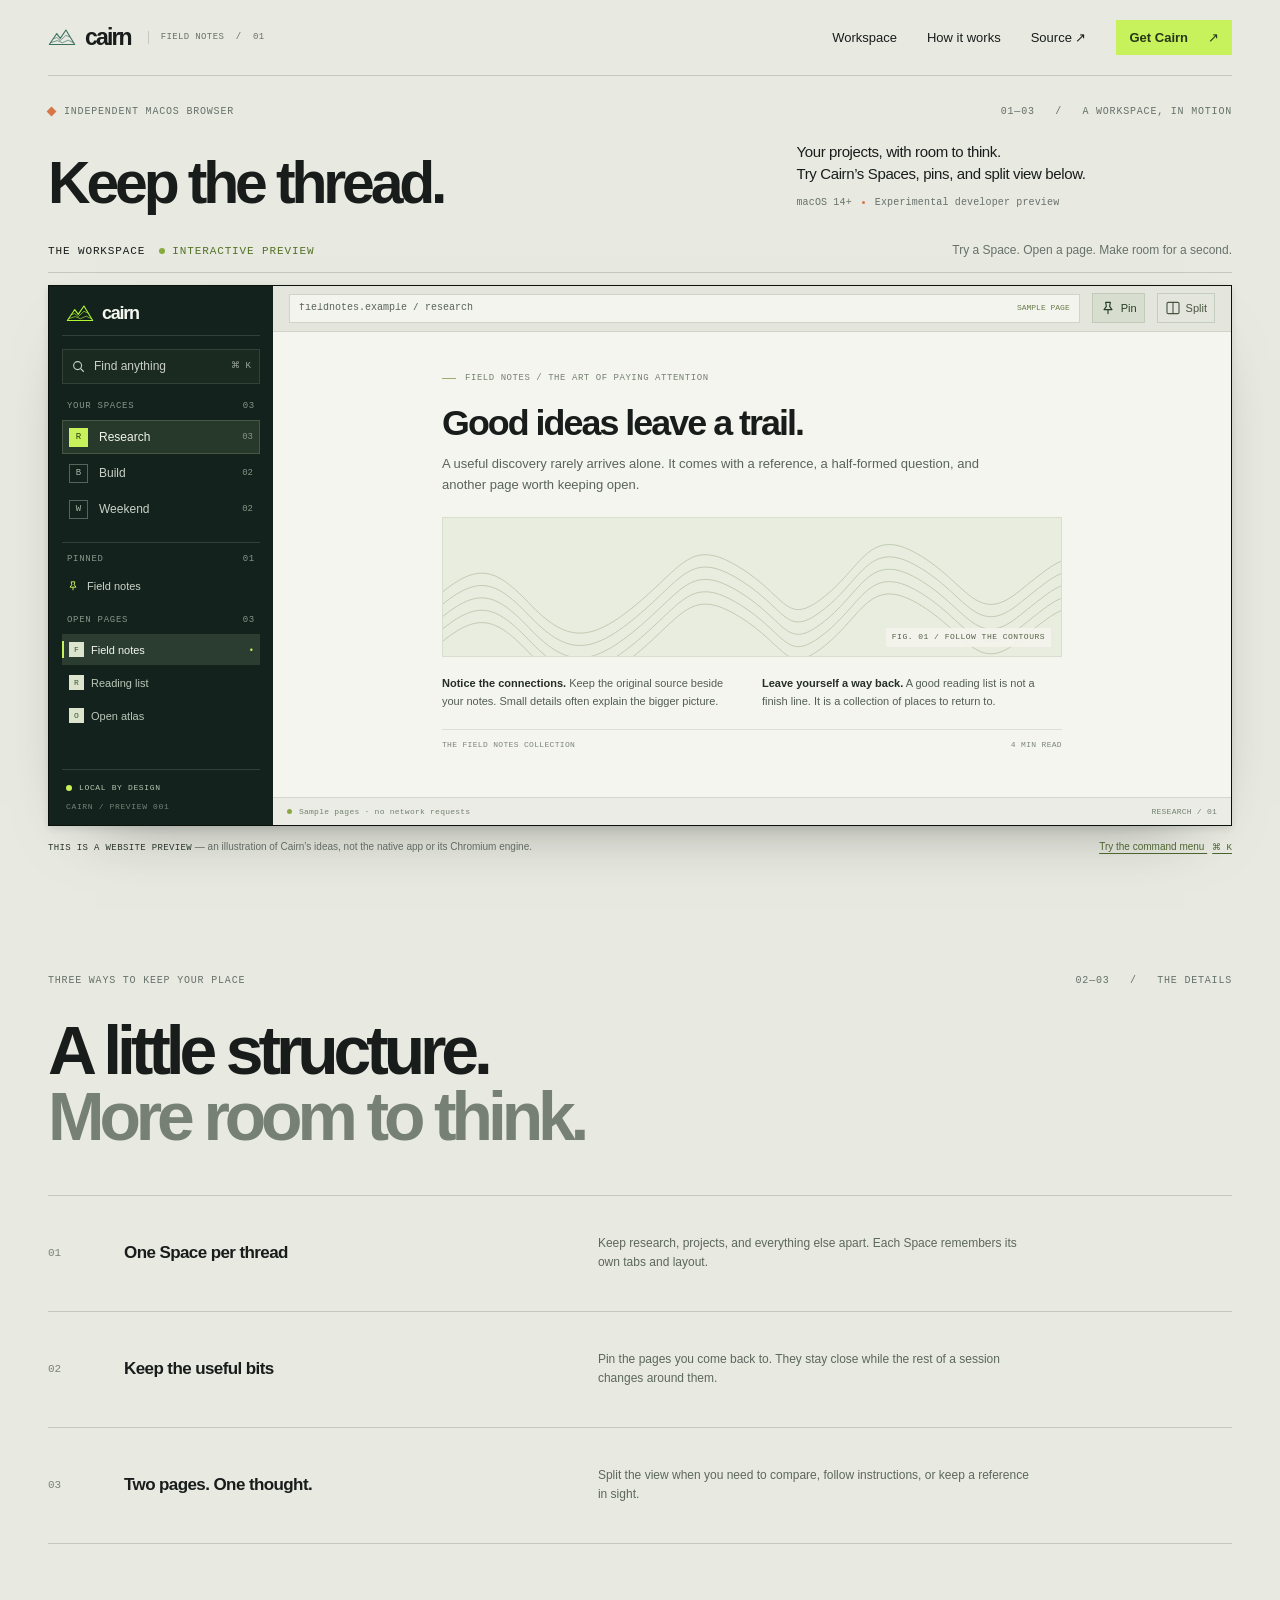
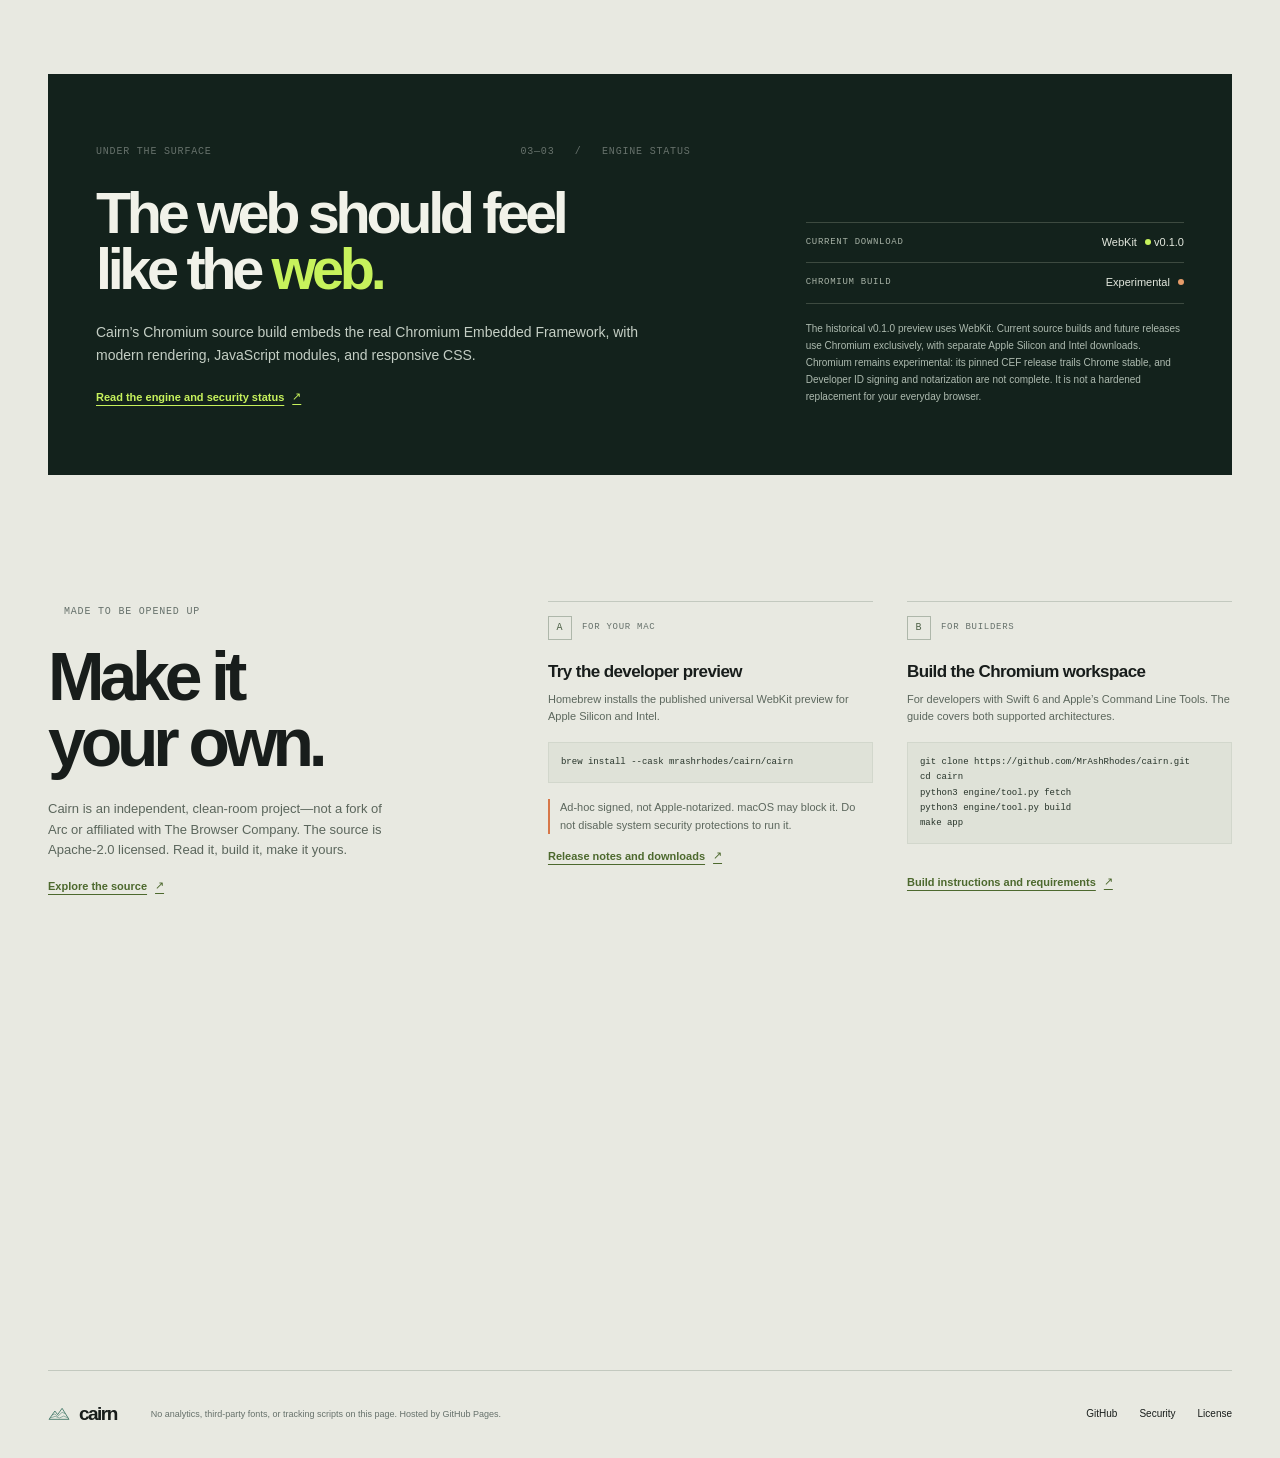
<file: site/index.html>
<!doctype html>
<html lang="en">
<head>
  <meta charset="utf-8">
  <meta name="viewport" content="width=device-width, initial-scale=1">
  <meta name="description" content="Cairn is an independent, open-source macOS browser for keeping your tabs, Spaces, and ideas together. No Cairn account or telemetry.">
  <meta name="theme-color" content="#e8e9e1">
  <meta property="og:title" content="Cairn — keep the thread">
  <meta property="og:description" content="A macOS browser workspace for the way your projects unfold.">
  <meta property="og:image" content="https://mrashrhodes.github.io/cairn/assets/cairn-home.png">
  <meta property="og:type" content="website">
  <link rel="canonical" href="https://mrashrhodes.github.io/cairn/">
  <link rel="icon" href="assets/mark.svg" type="image/svg+xml">
  <link rel="stylesheet" href="style.css">
  <script src="app.js" defer></script>
  <title>Cairn — keep the thread</title>
</head>
<body>
  <a class="skip" href="#main">Skip to content</a>
  <header class="masthead">
    <a class="brand" href="./" aria-label="Cairn home">
      <img src="assets/mark.svg" width="28" height="22" alt="">
      <span>cairn</span>
      <span class="brand-edition">FIELD NOTES&nbsp; / &nbsp;01</span>
    </a>
    <nav aria-label="Main navigation">
      <a href="#workspace">Workspace</a>
      <a href="#details">How it works</a>
      <a href="https://github.com/MrAshRhodes/cairn">Source <span aria-hidden="true">↗</span></a>
      <a class="nav-download" href="#download">Get Cairn <span aria-hidden="true">↗</span></a>
    </nav>
  </header>

  <main id="main">
    <section class="intro" aria-labelledby="intro-title">
      <div class="intro-index">
        <span class="eyebrow"><span class="status-mark" aria-hidden="true"></span> INDEPENDENT MACOS BROWSER</span>
        <span class="index-code">01—03 &nbsp; / &nbsp; A WORKSPACE, IN MOTION</span>
      </div>
      <div class="intro-copy">
        <h1 id="intro-title">Keep the thread.</h1>
        <div class="intro-aside">
          <p>Your projects, with room to think.<br>Try Cairn’s Spaces, pins, and split view below.</p>
          <span class="compatibility">macOS 14+ <i aria-hidden="true"></i> Experimental developer preview</span>
        </div>
      </div>
    </section>

    <section id="workspace" class="workspace-section" aria-labelledby="workspace-label">
      <div class="demo-heading">
        <h2 id="workspace-label"><span>THE WORKSPACE</span><span class="demo-live"><i aria-hidden="true"></i> INTERACTIVE PREVIEW</span></h2>
        <p>Try a Space. Open a page. Make room for a second.</p>
      </div>

      <div class="workbench" aria-label="Interactive example of the Cairn browser workspace">
        <aside class="sidebar" aria-label="Example workspace navigation">
          <div class="sidebar-top">
            <a class="mini-brand" href="#workspace" aria-label="Cairn workspace preview">
              <img src="assets/mark.svg" width="22" height="18" alt="">
              <span>cairn</span>
            </a>
          </div>

          <button class="search-trigger" type="button" data-command-open aria-haspopup="dialog" aria-controls="command-dialog">
            <svg viewBox="0 0 20 20" aria-hidden="true"><circle cx="8.8" cy="8.8" r="5.3"></circle><path d="m13 13 4 4"></path></svg>
            <span>Find anything</span><kbd>⌘ K</kbd>
          </button>

          <div class="sidebar-group">
            <p class="sidebar-label">YOUR SPACES <span>03</span></p>
            <div class="space-list" role="group" aria-label="Choose a sample Space">
              <button class="space-button is-active" type="button" data-space="research" aria-pressed="true">
                <span class="space-symbol research-symbol" aria-hidden="true">R</span><span>Research</span><span class="space-count" data-space-count="research">03</span>
              </button>
              <button class="space-button" type="button" data-space="build" aria-pressed="false">
                <span class="space-symbol build-symbol" aria-hidden="true">B</span><span>Build</span><span class="space-count" data-space-count="build">02</span>
              </button>
              <button class="space-button" type="button" data-space="weekend" aria-pressed="false">
                <span class="space-symbol weekend-symbol" aria-hidden="true">W</span><span>Weekend</span><span class="space-count" data-space-count="weekend">02</span>
              </button>
            </div>
          </div>

          <div class="sidebar-group pinned-group">
            <p class="sidebar-label">PINNED <span class="pin-count" id="pin-count">01</span></p>
            <div class="pinned-list" id="pinned-list" aria-live="polite"></div>
          </div>

          <div class="sidebar-group tabs-group">
            <p class="sidebar-label">OPEN PAGES <span id="page-count">03</span></p>
            <div class="tab-strip" role="tablist" aria-orientation="vertical" aria-label="Pages in the selected Space" id="tab-list"></div>
          </div>

          <div class="sidebar-bottom">
            <span class="local-mark"><i aria-hidden="true"></i> LOCAL BY DESIGN</span>
            <span class="sidebar-version">CAIRN / PREVIEW 001</span>
          </div>
        </aside>

        <div class="browser-area">
          <div class="browser-toolbar">
            <div class="address-bar" aria-label="Example address bar">
              <span id="address-text">fieldnotes.example / research</span>
              <span class="address-status">SAMPLE PAGE</span>
            </div>
            <button class="toolbar-button pin-button" type="button" data-pin aria-pressed="true" aria-label="Unpin this page">
              <svg viewBox="0 0 20 20" aria-hidden="true"><path d="m7 3 6 0-1 5 3 4H5l3-4-1-5ZM10 12v5"></path></svg>
              <span>Pin</span>
            </button>
            <button class="toolbar-button split-button" type="button" data-split aria-pressed="false" aria-label="Open split view">
              <svg viewBox="0 0 20 20" aria-hidden="true"><rect x="2.5" y="3" width="15" height="14" rx="1.5"></rect><path d="M10 3v14"></path></svg>
              <span>Split</span>
            </button>
          </div>

          <div class="page-workspace" id="page-workspace">
            <article class="sample-page" id="sample-page" role="tabpanel" tabindex="0" aria-label="Sample webpage">
              <div class="page-content" id="page-content"></div>
            </article>
            <aside class="split-pane" id="split-pane" hidden aria-label="Second sample page"></aside>
          </div>

          <div class="browser-statusbar">
            <span><i aria-hidden="true"></i> Sample pages · no network requests</span>
            <span id="space-status">RESEARCH / 01</span>
          </div>
        </div>
      </div>

      <div class="preview-caption">
        <span><b>THIS IS A WEBSITE PREVIEW</b> — an illustration of Cairn’s ideas, not the native app or its Chromium engine.</span>
        <button class="text-action" type="button" data-command-open>Try the command menu <span aria-hidden="true">⌘ K</span></button>
      </div>
      <p class="visually-hidden" id="workspace-status" role="status"></p>
      <noscript>
        <style>.workbench, .preview-caption .text-action { display: none; }</style>
        <p class="preview-caption">JavaScript is needed for the interactive preview. Cairn’s details and download links below work without it.</p>
      </noscript>
    </section>

    <section id="details" class="details-section" aria-labelledby="details-title">
      <div class="section-rail">
        <span class="eyebrow">THREE WAYS TO KEEP YOUR PLACE</span>
        <span class="index-code">02—03 &nbsp; / &nbsp; THE DETAILS</span>
      </div>
      <h2 id="details-title">A little structure.<br><span>More room to think.</span></h2>
      <div class="detail-list">
        <article class="detail-row">
          <span class="detail-number">01</span>
          <h3>One Space per thread</h3>
          <p>Keep research, projects, and everything else apart. Each Space remembers its own tabs and layout.</p>
          <span class="detail-glyph glyph-stack" aria-hidden="true"><i></i><i></i><i></i></span>
        </article>
        <article class="detail-row">
          <span class="detail-number">02</span>
          <h3>Keep the useful bits</h3>
          <p>Pin the pages you come back to. They stay close while the rest of a session changes around them.</p>
          <span class="detail-glyph glyph-pin" aria-hidden="true"><i></i></span>
        </article>
        <article class="detail-row">
          <span class="detail-number">03</span>
          <h3>Two pages. One thought.</h3>
          <p>Split the view when you need to compare, follow instructions, or keep a reference in sight.</p>
          <span class="detail-glyph glyph-split" aria-hidden="true"><i></i><i></i></span>
        </article>
      </div>
    </section>

    <section class="engine-section" aria-labelledby="engine-title">
      <div class="engine-copy">
        <div class="section-rail">
          <span class="eyebrow">UNDER THE SURFACE</span>
          <span class="index-code">03—03 &nbsp; / &nbsp; ENGINE STATUS</span>
        </div>
        <h2 id="engine-title">The web should feel<br>like the <span>web.</span></h2>
        <p>Cairn’s Chromium source build embeds the real Chromium Embedded Framework, with modern rendering, JavaScript modules, and responsive CSS.</p>
        <a class="text-link" href="https://github.com/MrAshRhodes/cairn/blob/main/docs/UPDATING_CHROMIUM.md">Read the engine and security status <span aria-hidden="true">↗</span></a>
      </div>
      <aside class="engine-status">
        <div class="status-line"><span class="status-label">CURRENT DOWNLOAD</span><span>WebKit <i class="status-bullet"></i> v0.1.0</span></div>
        <div class="status-line"><span class="status-label">CHROMIUM BUILD</span><span>Experimental <i class="status-bullet status-bullet-warn"></i></span></div>
        <p>The historical v0.1.0 preview uses WebKit. Current source builds and future releases use Chromium exclusively, with separate Apple Silicon and Intel downloads. Chromium remains experimental: its pinned CEF release trails Chrome stable, and Developer ID signing and notarization are not complete. It is not a hardened replacement for your everyday browser.</p>
      </aside>
    </section>

    <section id="download" class="download-section" aria-labelledby="download-title">
      <div class="download-intro">
        <span class="eyebrow"><span class="status-mark" aria-hidden="true"></span> MADE TO BE OPENED UP</span>
        <h2 id="download-title">Make it<br>your own.</h2>
        <p>Cairn is an independent, clean-room project—not a fork of Arc or affiliated with The Browser Company. The source is Apache-2.0 licensed. Read it, build it, make it yours.</p>
        <a class="text-link" href="https://github.com/MrAshRhodes/cairn">Explore the source <span aria-hidden="true">↗</span></a>
      </div>
      <div class="download-options">
        <article class="download-option">
          <div class="option-header"><span class="option-index">A</span><span class="eyebrow">FOR YOUR MAC</span></div>
          <h3>Try the developer preview</h3>
          <p>Homebrew installs the published universal WebKit preview for Apple Silicon and Intel.</p>
          <pre><code>brew install --cask mrashrhodes/cairn/cairn</code></pre>
          <p class="download-notice">Ad-hoc signed, not Apple-notarized. macOS may block it. Do not disable system security protections to run it.</p>
          <a class="text-link" href="https://github.com/MrAshRhodes/cairn/releases/latest">Release notes and downloads <span aria-hidden="true">↗</span></a>
        </article>
        <article class="download-option">
          <div class="option-header"><span class="option-index">B</span><span class="eyebrow">FOR BUILDERS</span></div>
          <h3>Build the Chromium workspace</h3>
          <p>For developers with Swift 6 and Apple’s Command Line Tools. The guide covers both supported architectures.</p>
          <pre><code>git clone https://github.com/MrAshRhodes/cairn.git
cd cairn
python3 engine/tool.py fetch
python3 engine/tool.py build
make app</code></pre>
          <a class="text-link" href="https://github.com/MrAshRhodes/cairn#build-on-your-mac">Build instructions and requirements <span aria-hidden="true">↗</span></a>
        </article>
      </div>
    </section>

    <section class="closing" aria-label="Project philosophy">
      <span class="closing-mark" aria-hidden="true">C /</span>
      <p>A browser should open the web.<br><span>Not ask you to join another thing.</span></p>
      <a class="text-link" href="https://github.com/MrAshRhodes/cairn/blob/main/PRIVACY.md">Read our privacy notes <span aria-hidden="true">↗</span></a>
    </section>
  </main>

  <footer class="footer">
    <a class="brand" href="./" aria-label="Cairn home">
      <img src="assets/mark.svg" width="22" height="18" alt="">
      <span>cairn</span>
    </a>
    <p>No analytics, third-party fonts, or tracking scripts on this page. Hosted by GitHub Pages.</p>
    <nav aria-label="Project links">
      <a href="https://github.com/MrAshRhodes/cairn">GitHub</a>
      <a href="https://github.com/MrAshRhodes/cairn/blob/main/SECURITY.md">Security</a>
      <a href="https://github.com/MrAshRhodes/cairn/blob/main/LICENSE">License</a>
    </nav>
  </footer>

  <dialog class="command-backdrop" id="command-dialog" aria-labelledby="command-title">
    <div class="command-dialog">
      <div class="command-search">
        <svg viewBox="0 0 20 20" aria-hidden="true"><circle cx="8.8" cy="8.8" r="5.3"></circle><path d="m13 13 4 4"></path></svg>
        <label class="visually-hidden" for="command-input">Search commands</label>
        <input id="command-input" type="search" role="combobox" aria-controls="command-list" aria-autocomplete="list" aria-expanded="true" placeholder="Go somewhere, do something…" autocomplete="off">
        <button class="command-close" type="button" data-command-close aria-label="Close command menu">ESC</button>
      </div>
      <div class="command-meta"><h2 id="command-title">COMMANDS</h2><span>DEMO SHORTCUTS</span></div>
      <div class="command-list" id="command-list" role="listbox" aria-label="Available commands"></div>
      <p class="command-empty" id="command-empty" role="status" hidden>No matching commands. Try “Space”, “pin”, or “split”.</p>
      <p class="command-foot">↑ ↓ to choose · Enter to open · Escape to close</p>
    </div>
  </dialog>
</body>
</html>
</file>
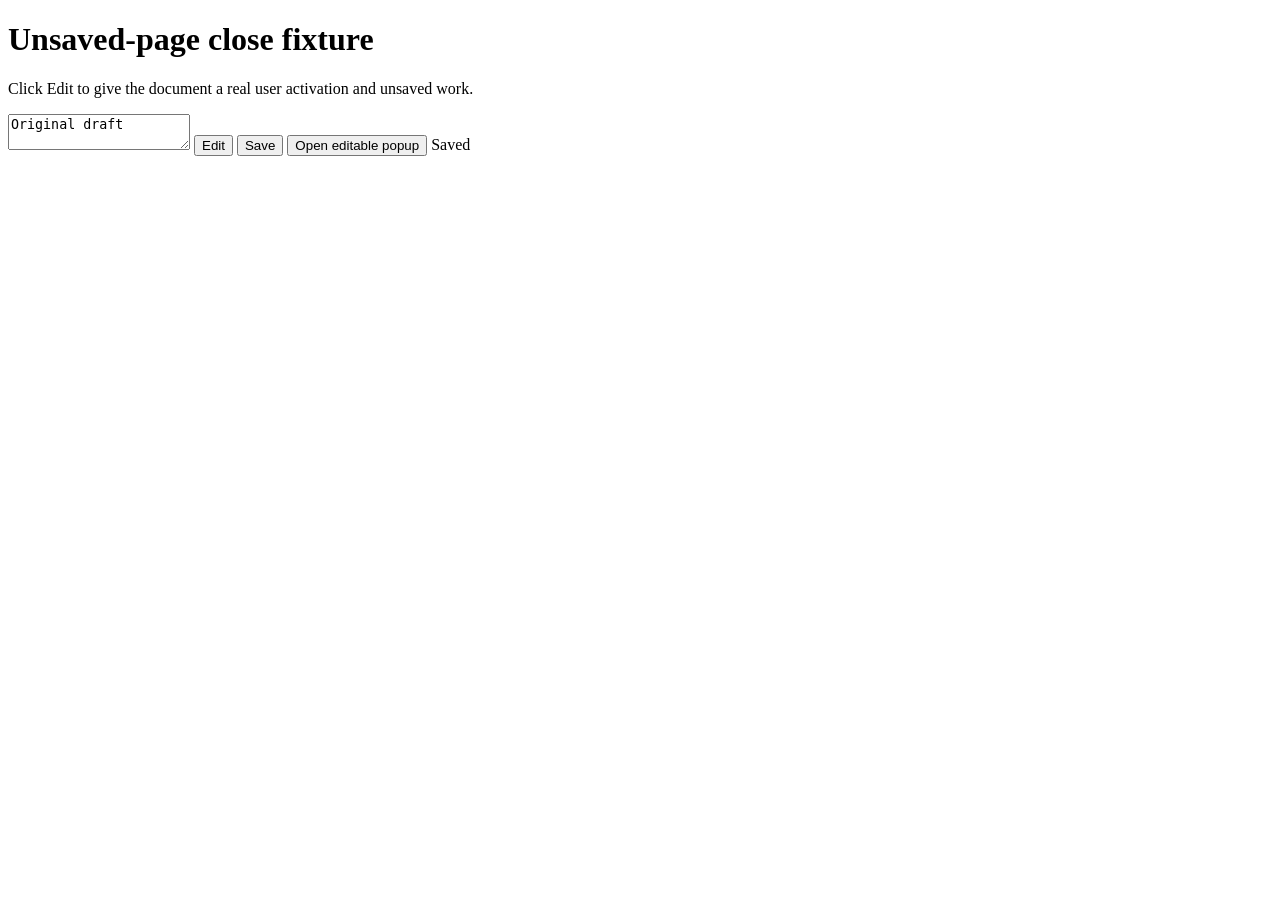
<file: engine/fixtures/beforeunload.html>
<!doctype html>
<meta charset="utf-8">
<title>Cairn unsaved-page fixture</title>
<h1>Unsaved-page close fixture</h1>
<p>Click Edit to give the document a real user activation and unsaved work.</p>
<textarea id="draft" aria-label="Draft">Original draft</textarea>
<button id="edit">Edit</button>
<button id="save">Save</button>
<button id="popup">Open editable popup</button>
<output id="status">Saved</output>
<script>
  window.__dirty = false;
  window.__beforeUnloadCount = 0;
  function dirty() {
    window.__dirty = true;
    document.querySelector('#status').value = 'Unsaved';
  }
  document.querySelector('#draft').addEventListener('input', dirty);
  document.querySelector('#edit').addEventListener('click', () => {
    document.querySelector('#draft').value = 'Unsaved Cairn fixture text';
    dirty();
  });
  document.querySelector('#save').addEventListener('click', () => {
    window.__dirty = false;
    document.querySelector('#status').value = 'Saved';
  });
  document.querySelector('#popup').addEventListener('click', () => {
    window.child = window.open('/beforeunload.html?popup=1', 'close-fixture');
  });
  window.addEventListener('beforeunload', event => {
    if (!window.__dirty) return;
    window.__beforeUnloadCount++;
    event.preventDefault();
    event.returnValue = '';
  });
</script>
</file>
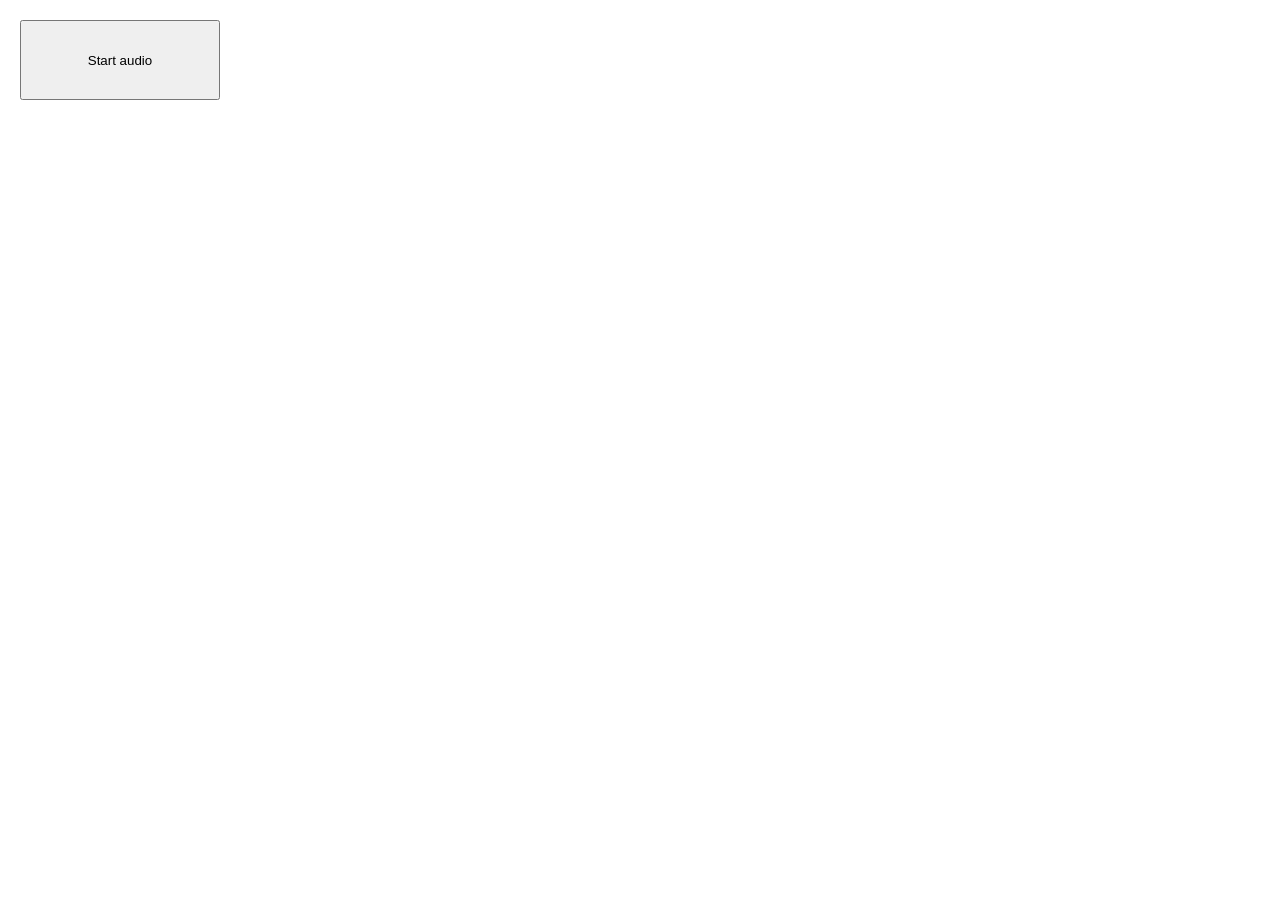
<file: engine/fixtures/media.html>
<!doctype html>
<html lang="en">
<meta charset="utf-8">
<title>Cairn media fixture</title>
<link rel="icon" type="image/png" href="/icon.png">
<button id="go" style="position:fixed;left:20px;top:20px;width:200px;height:80px">Start audio</button>
<script>
  window.pip = { supported: document.pictureInPictureEnabled === true, result: "pending" };
  document.getElementById("go").addEventListener("click", async () => {
    const context = new AudioContext();
    const oscillator = context.createOscillator();
    const gain = context.createGain();
    gain.gain.value = 0.2;
    oscillator.connect(gain).connect(context.destination);
    oscillator.start();
    window.tone = { context, oscillator };
    try {
      const canvas = document.createElement("canvas");
      canvas.width = canvas.height = 64;
      canvas.getContext("2d").fillRect(0, 0, 64, 64);
      const video = document.createElement("video");
      video.muted = true;
      video.srcObject = canvas.captureStream(5);
      document.body.append(video);
      await video.play();
      await video.requestPictureInPicture();
      window.pip.result = "entered";
      await document.exitPictureInPicture();
    } catch (error) { window.pip.result = error.name + ": " + error.message; }
  });
  window.stopTone = () => { window.tone.oscillator.stop(); return true; };
</script>
</html>
</file>
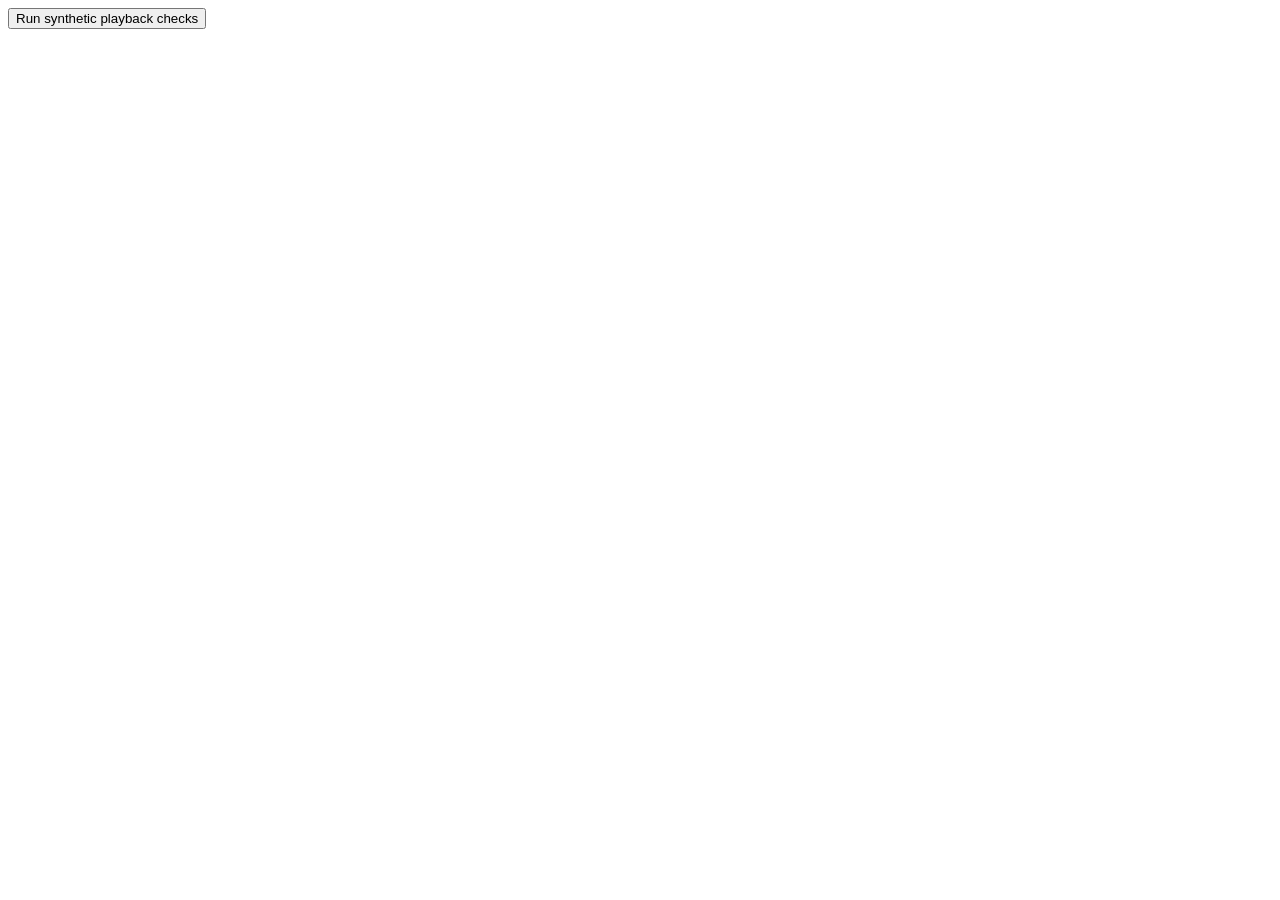
<file: engine/fixtures/playback-matrix.html>
<!doctype html>
<meta charset="utf-8">
<title>Local playback matrix</title>
<button id="run">Run synthetic playback checks</button>
<pre id="results"></pre>
<script>
// Original synthetic fixtures: no downloaded media, licensed streams or CDMs.
const formats = [
  'audio/wav; codecs="1"',
  'video/webm; codecs="vp8"',
  'video/webm; codecs="vp9"',
  'video/webm; codecs="av01.0.04M.08"',
  'video/mp4; codecs="avc1.42E01E"',
  'audio/mp4; codecs="mp4a.40.2"'
];
window.matrix = { done: false, playback: [], capabilities: [], eme: [] };

function deadline(promise, milliseconds, label) {
  let timer;
  return Promise.race([promise, new Promise((_, reject) => {
    timer = setTimeout(() => reject(new Error(label + ' timed out')), milliseconds);
  })]).finally(() => clearTimeout(timer));
}

function wave() {
  const samples = 8000;
  const bytes = new ArrayBuffer(44 + samples * 2);
  const view = new DataView(bytes);
  const text = (offset, value) => [...value].forEach((ch, i) => view.setUint8(offset + i, ch.charCodeAt(0)));
  text(0, 'RIFF'); view.setUint32(4, bytes.byteLength - 8, true); text(8, 'WAVE');
  text(12, 'fmt '); view.setUint32(16, 16, true); view.setUint16(20, 1, true);
  view.setUint16(22, 1, true); view.setUint32(24, samples, true); view.setUint32(28, samples * 2, true);
  view.setUint16(32, 2, true); view.setUint16(34, 16, true); text(36, 'data');
  view.setUint32(40, samples * 2, true);
  for (let i = 0; i < samples; i++) view.setInt16(44 + i * 2, Math.sin(i * 2 * Math.PI * 440 / samples) * 2000, true);
  return new Blob([bytes], { type: 'audio/wav' });
}

async function videoFixture(type) {
  const canvas = document.createElement('canvas');
  canvas.width = 64; canvas.height = 64;
  const context = canvas.getContext('2d');
  const stream = canvas.captureStream(20);
  let recorder, interval;
  try {
    recorder = new MediaRecorder(stream, { mimeType: type });
    const chunks = [];
    recorder.ondataavailable = event => { if (event.data.size) chunks.push(event.data); };
    const stopped = new Promise((resolve, reject) => {
      recorder.onstop = resolve;
      recorder.onerror = event => reject(event.error || new Error('Recorder failed'));
    });
    recorder.start();
    let frame = 0;
    interval = setInterval(() => {
      context.fillStyle = ++frame % 2 ? '#174d8a' : '#eac447';
      context.fillRect(0, 0, 64, 64);
      if (frame === 10 && recorder.state === 'recording') recorder.stop();
    }, 50);
    await deadline(stopped, 3000, 'Synthetic video encoding');
    if (!chunks.length) throw new Error('Encoder returned no bytes');
    return new Blob(chunks, { type });
  } finally {
    clearInterval(interval);
    if (recorder && recorder.state !== 'inactive') recorder.stop();
    stream.getTracks().forEach(track => track.stop());
  }
}

async function decode(blob, video) {
  const media = document.createElement(video ? 'video' : 'audio');
  media.muted = true;
  const url = URL.createObjectURL(blob);
  document.body.append(media);
  let interval;
  try {
    const played = new Promise((resolve, reject) => {
      media.onerror = () => reject(new Error('Media decode error ' + media.error?.code));
      interval = setInterval(() => {
        if (media.currentTime >= 0.1 && (!video || media.getVideoPlaybackQuality().totalVideoFrames > 0)) {
          resolve({
            seconds: media.currentTime,
            decodedFrames: video ? media.getVideoPlaybackQuality().totalVideoFrames : null,
            bytes: blob.size
          });
        }
      }, 20);
    });
    media.src = url;
    await deadline(Promise.all([media.play(), played]), 4000, 'Synthetic playback');
    return await played;
  } finally {
    clearInterval(interval);
    media.pause();
    media.removeAttribute('src');
    media.load();
    media.remove();
    URL.revokeObjectURL(url);
  }
}

document.getElementById('run').onclick = async () => {
  document.getElementById('run').disabled = true;
  const probe = document.createElement('video');
  matrix.capabilities = formats.map(type => ({
    type, canPlayType: probe.canPlayType(type),
    mediaSource: typeof MediaSource !== 'undefined' && MediaSource.isTypeSupported(type),
    evidence: 'capability-only, not decoded playback'
  }));
  for (const type of formats.slice(0, 3)) {
    const video = type.startsWith('video/');
    if (video && !MediaRecorder.isTypeSupported(type)) {
      matrix.playback.push({ type, status: 'not-tested', reason: 'Synthetic encoder unavailable' });
      continue;
    }
    try {
      const blob = video ? await videoFixture(type) : wave();
      matrix.playback.push({ type, status: 'passed', ...await decode(blob, video) });
    } catch (error) {
      matrix.playback.push({ type, status: 'failed', error: String(error) });
    }
  }
  for (const keySystem of ['com.widevine.alpha', 'com.apple.fps']) {
    try {
      await deadline(navigator.requestMediaKeySystemAccess(keySystem, [{
        initDataTypes: ['cenc'], videoCapabilities: [{ contentType: 'video/mp4; codecs="avc1.42E01E"' }]
      }]), 3000, keySystem);
      matrix.eme.push({ keySystem, status: 'capability-only', protectedPlayback: 'not-tested' });
    } catch (error) {
      matrix.eme.push({ keySystem, status: 'unavailable', error: error.name, detail: error.message });
    }
  }
  matrix.done = true;
  document.getElementById('results').textContent = JSON.stringify(matrix, null, 2);
};
</script>
</file>
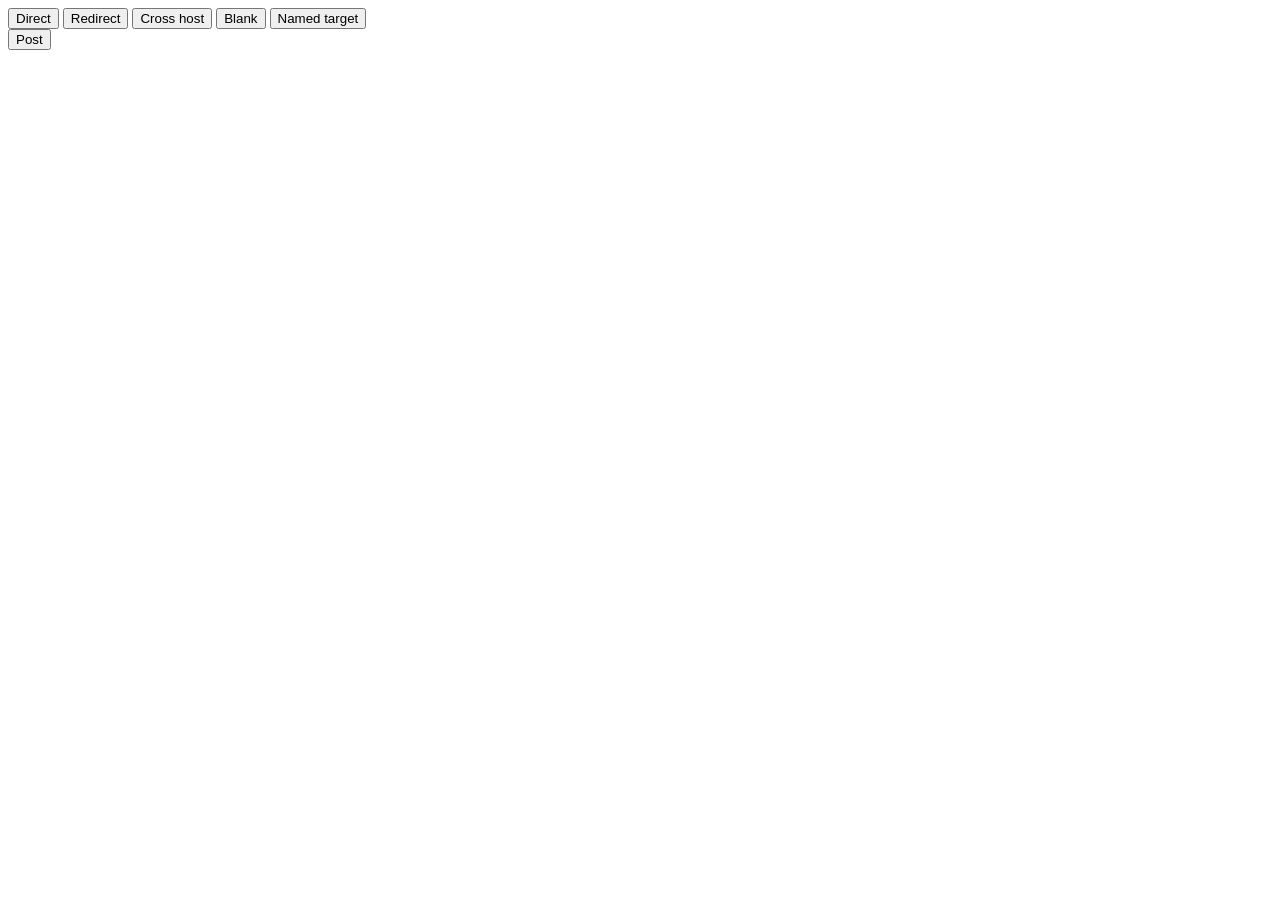
<file: engine/fixtures/popup-boost.html>
<!doctype html>
<meta charset="utf-8">
<script>
window.firstStart = window.__popupStart === true;
window.firstEnd = typeof window.__popupEnd !== "undefined";
window.requestMethod = __METHOD__;
window.postBody = __POST_BODY__;
window.messages = [];
addEventListener("message", event => messages.push({
  data: event.data, fromPopup: event.source === window.win, origin: event.origin
}));
document.cookie = "popupBoost=shared; Path=/";
document.addEventListener("DOMContentLoaded", () => {
  if (location.pathname.endsWith("/opener")) return;
  document.title = "Boost child";
  if (window.opener) window.opener.postMessage({
    firstStart, firstEnd, count: window.__popupEnd, body: !!document.body,
    cookie: document.cookie, name: window.name
  }, "*");
});
</script>
<title>Boost opener</title>
<body>
<button id="direct" onclick="window.win = window.open('/popup-boost/landing?direct', 'boostDirect')">Direct</button>
<button id="redirect" onclick="window.win = window.open('/popup-boost/redirect', 'boostRedirect')">Redirect</button>
<button id="cross" onclick="window.win = window.open('/popup-boost/cross-redirect', 'boostCross')">Cross host</button>
<button id="blank" onclick="window.win = window.open('', 'boostBlank'); win.document.write('<title>Written blank</title><body>written by opener</body>'); win.document.close()">Blank</button>
<button id="named" onclick="window.win = window.open('/popup-boost/landing?named', 'boostDirect')">Named target</button>
<form method="post" target="boostPost" action="/popup-boost/landing?post">
  <input type="hidden" name="payload" value="cairn"><button id="post">Post</button>
</form>
</body>
</file>
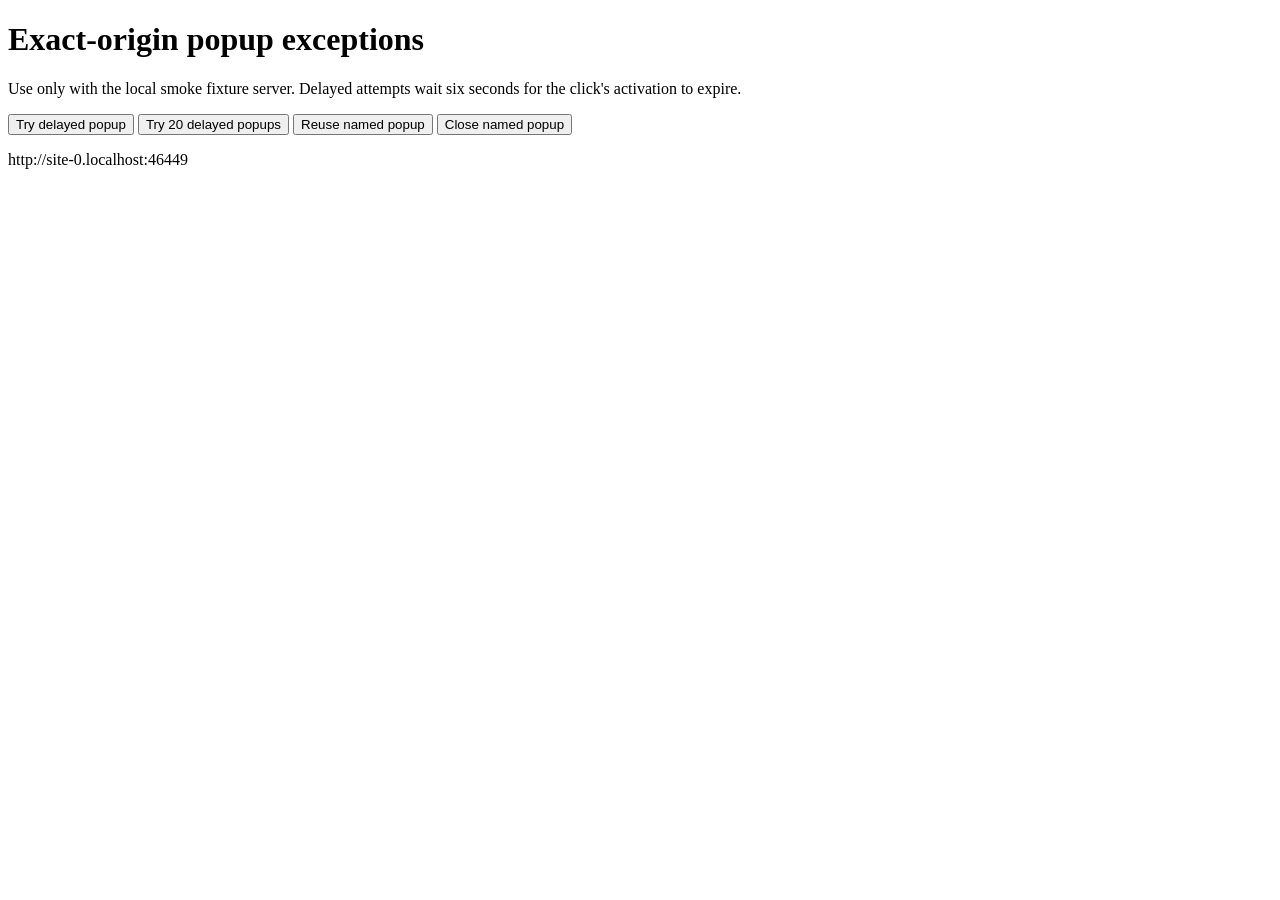
<file: engine/fixtures/popup-exceptions.html>
<!doctype html>
<meta charset="utf-8">
<title>popup exception opener</title>
<h1>Exact-origin popup exceptions</h1>
<p>Use only with the local smoke fixture server. Delayed attempts wait six seconds for the click's activation to expire.</p>
<button id="delayed">Try delayed popup</button>
<button id="flood">Try 20 delayed popups</button>
<button id="reuse">Reuse named popup</button>
<button id="close">Close named popup</button>
<p id="origin"></p>
<pre id="events"></pre>
<script>
const params = new URLSearchParams(location.search);
window.log = [];
window.win = null;
document.getElementById('origin').textContent = location.origin;
window.addEventListener('message', event => {
  window.log.push({origin: event.origin, fromPopup: event.source === window.win, data: event.data});
  document.getElementById('events').textContent = JSON.stringify(window.log, null, 2);
});
window.attemptPopup = (name = 'exception-popup') => {
  window.win = window.open('/popup-exceptions.html?child=1', name);
  return window.win !== null;
};
document.getElementById('delayed').onclick = () => setTimeout(() => attemptPopup(), 6000);
document.getElementById('flood').onclick = () => setTimeout(() => {
  for (let i = 0; i < 20; i++) window.open('/popup-exceptions.html?child=1', 'flood-' + i);
}, 6000);
document.getElementById('reuse').onclick = () => setTimeout(() => attemptPopup(), 6000);
document.getElementById('close').onclick = () => window.win?.close();
if (params.has('child')) {
  document.title = 'popup exception child';
  window.opener?.postMessage({hasOpener: true, name: window.name}, location.origin);
}
if (params.has('frame')) {
  window.open('/popup-exceptions.html?child=1', 'frame-popup');
}
</script>
</file>
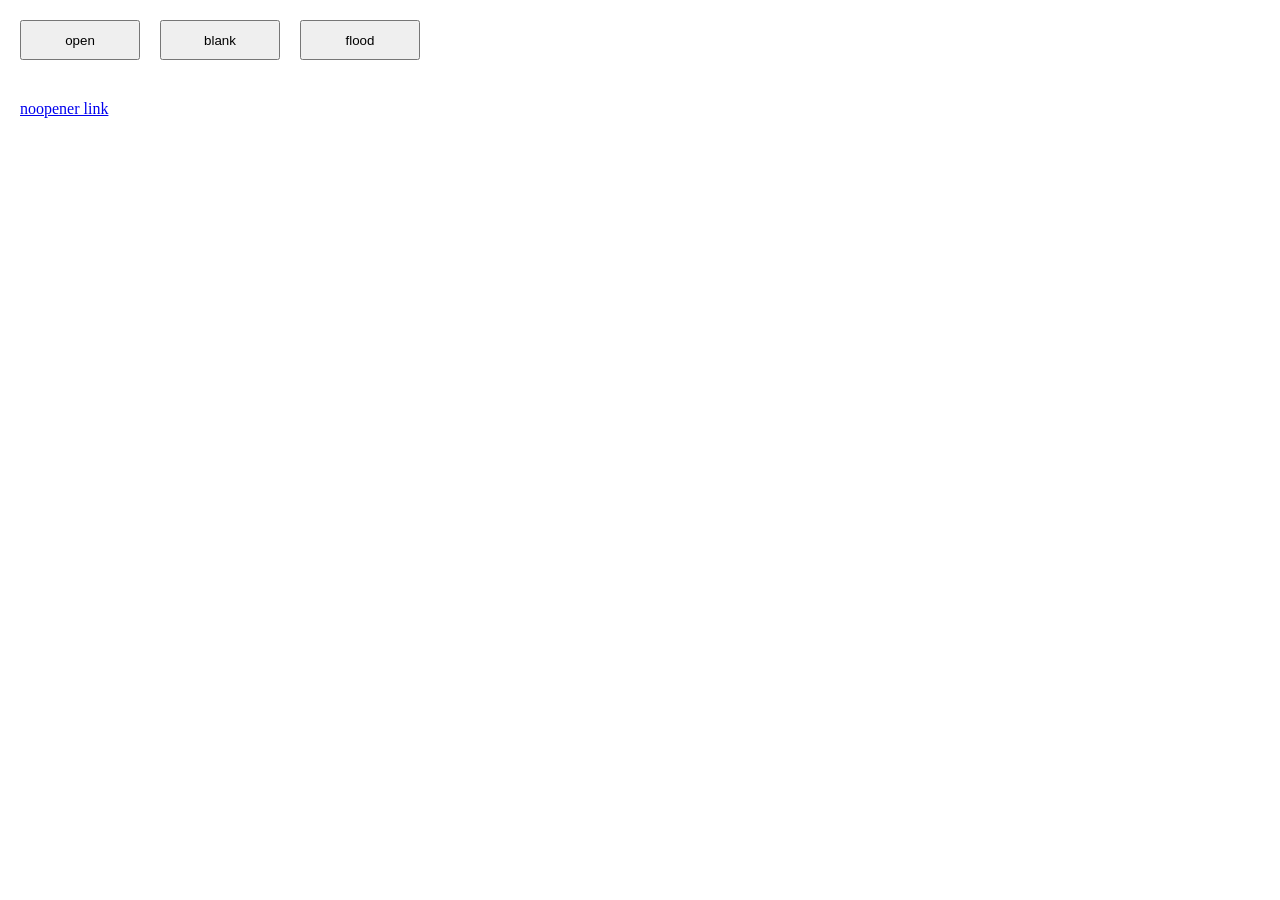
<file: engine/fixtures/popups.html>
<!doctype html>
<meta charset="utf-8">
<title>popup opener</title>
<body>
<button id="btnOpen" style="position:absolute;left:20px;top:20px;width:120px;height:40px">open</button>
<button id="btnBlank" style="position:absolute;left:160px;top:20px;width:120px;height:40px">blank</button>
<button id="btnFlood" style="position:absolute;left:300px;top:20px;width:120px;height:40px">flood</button>
<a id="lnkNoopener" href="/popups/child?noopener" target="_blank" rel="noopener"
   style="position:absolute;left:20px;top:100px;width:200px;height:40px;display:block">noopener link</a>
<script>
const params = new URLSearchParams(location.search);
if (location.pathname === '/popups/child') {
  document.title = 'popup child';
  if (window.opener) {
    window.opener.postMessage({hasOpener: true, name: window.name, cookie: document.cookie, search: location.search}, '*');
  }
} else {
  if (params.get('cookie')) document.cookie = params.get('cookie') + '=1; path=/';
  window.log = [];
  window.win = null;
  window.addEventListener('message', e => window.log.push({data: e.data, origin: e.origin, fromPopup: e.source === window.win}));
  document.getElementById('btnOpen').onclick = () => { window.win = window.open('/popups/child', 'win1'); window.openedNonNull = window.win !== null; };
  document.getElementById('btnBlank').onclick = () => {
    window.win = window.open('', 'blankwin');
    window.win.document.write('<title>blank popup</title>written by opener');
    window.win.document.close();
  };
  document.getElementById('btnFlood').onclick = () => { for (let i = 0; i < 20; i++) window.open('/popups/child?flood=' + i); };
}
</script>
</file>
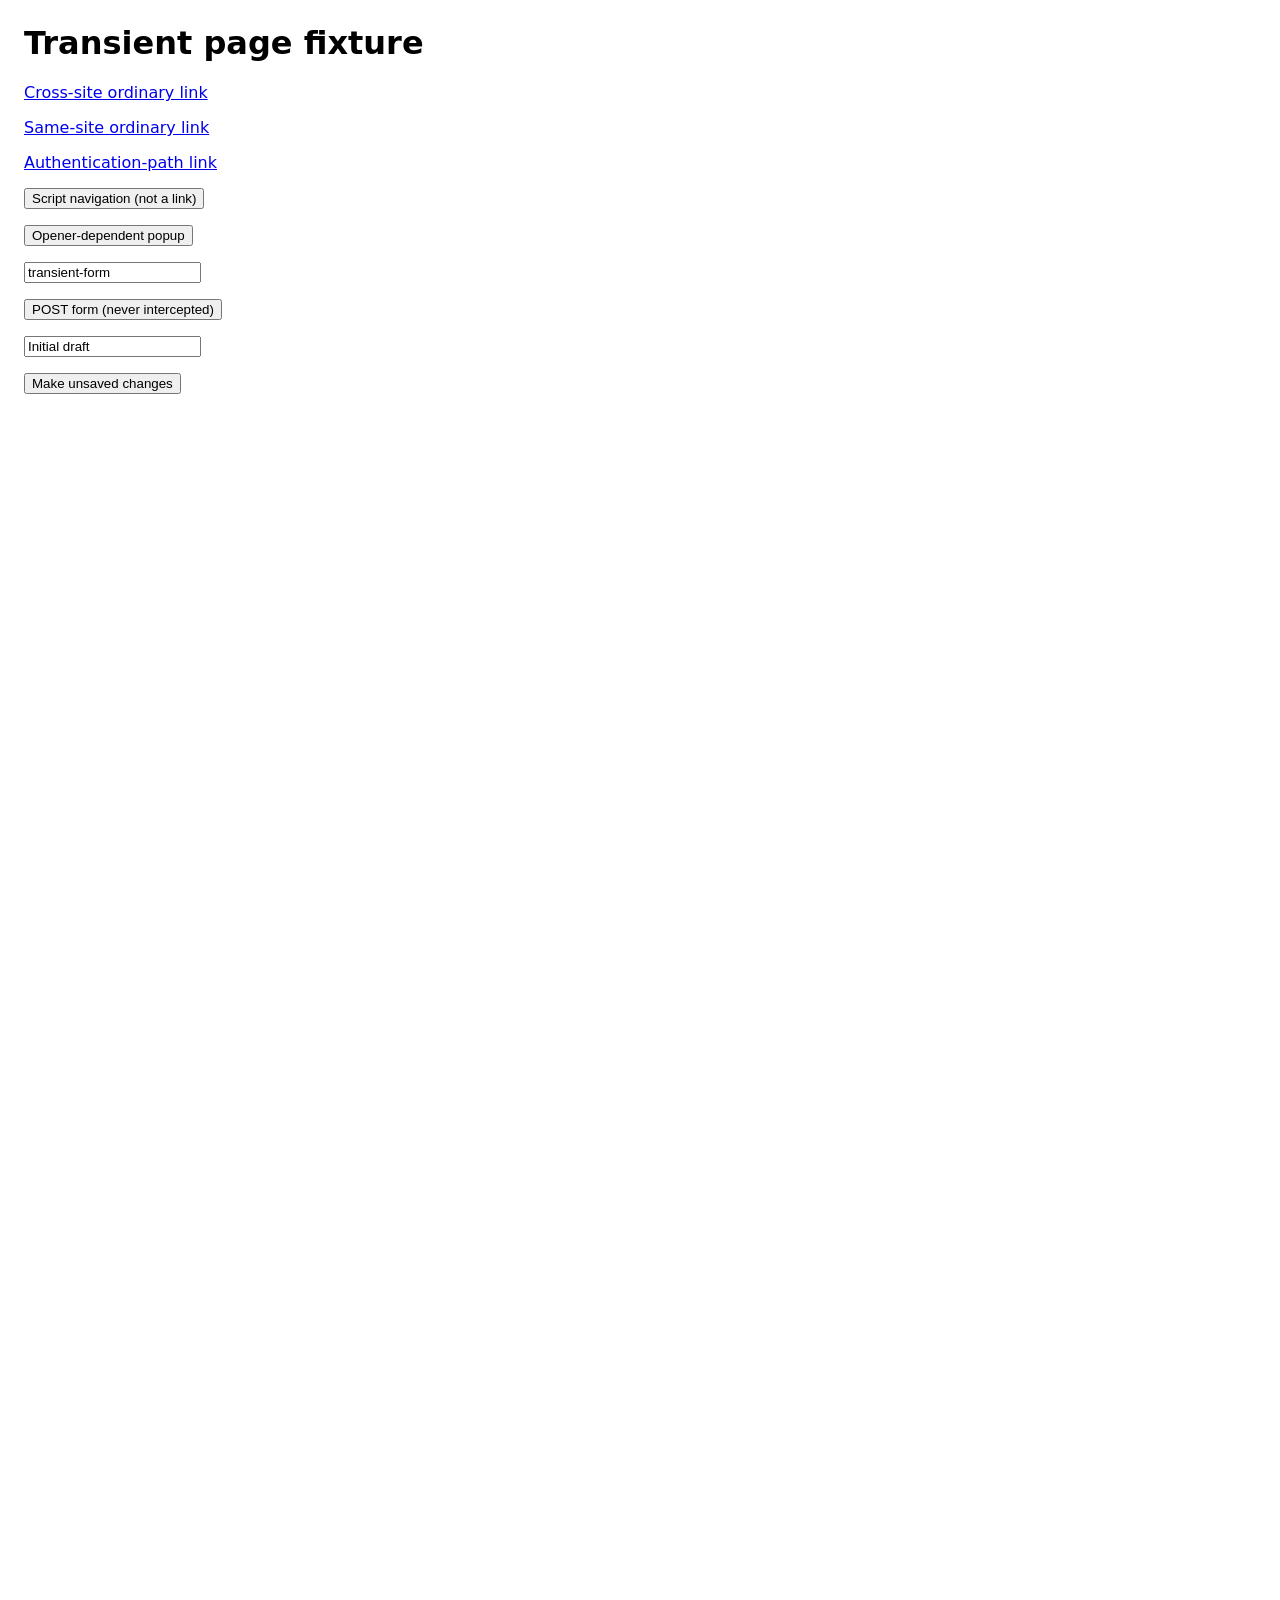
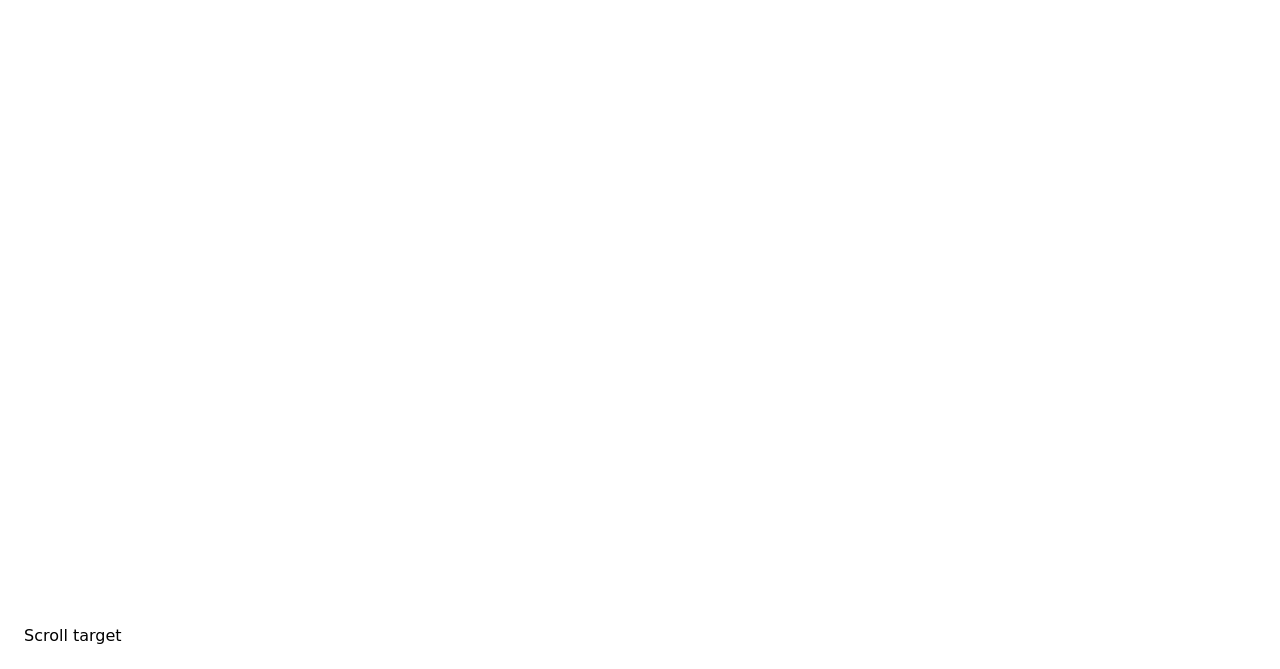
<file: engine/fixtures/transient.html>
<!doctype html>
<meta charset="utf-8">
<title>Cairn transient fixture</title>
<style>
  body { font: 16px system-ui; margin: 24px; }
  a, button, input { display: block; margin: 16px 0; }
  #spacer { height: 1800px; }
</style>
<h1>Transient page fixture</h1>
<a id="cross">Cross-site ordinary link</a>
<a id="same" href="/transient.html?same">Same-site ordinary link</a>
<a id="auth">Authentication-path link</a>
<button id="script">Script navigation (not a link)</button>
<button id="popup">Opener-dependent popup</button>
<form method="post" action="/dl/post">
  <input name="posted" value="transient-form">
  <button id="post">POST form (never intercepted)</button>
</form>
<input id="draft" aria-label="Transient draft" value="Initial draft">
<button id="edit">Make unsaved changes</button>
<output id="popup-result"></output>
<div id="spacer"></div>
<p>Scroll target</p>
<script>
  const other = new URL(location.href);
  other.hostname = location.hostname === "localhost" ? "127.0.0.1" : "localhost";
  other.pathname = "/transient.html";
  other.search = "?target";
  document.querySelector("#cross").href = other.href;
  const auth = new URL(other); auth.pathname = "/oauth/transient.html";
  document.querySelector("#auth").href = auth.href;
  document.querySelector("#script").onclick = () => { location.href = other.href; };
  document.querySelector("#popup").onclick = () => {
    window.child = window.open("/transient.html?child", "transient-child", "width=50,height=50,toolbar=no");
  };
  document.querySelector("#edit").onclick = () => {
    document.querySelector("#draft").value = "Unsaved transient draft";
    window.__transientDirty = true;
  };
  addEventListener("beforeunload", event => {
    if (window.__transientDirty) { event.preventDefault(); event.returnValue = ""; }
  });
  addEventListener("message", event => {
    if (event.origin === location.origin) {
      document.querySelector("#popup-result").value = JSON.stringify(event.data);
    }
  });
  if (location.search.includes("child") && window.opener) {
    window.opener.postMessage({ hasOpener: true, cookie: document.cookie }, location.origin);
  }
</script>
</file>
<file: site/style.css>
@layer reset, base, layout, components, motion;

@layer reset {
  *, *::before, *::after { box-sizing: border-box; }
  html { scroll-behavior: smooth; scroll-padding-top: 28px; }
  body { margin: 0; }
  button, input { font: inherit; }
  button { color: inherit; }
  img, svg { display: block; }
  [hidden] { display: none !important; }
}

@layer base {
  :root {
    color-scheme: light;
    --ground: #e8e9e1;
    --ground-dim: #dde0d6;
    --paper: #f5f5ef;
    --ink: #181d1b;
    --ink-soft: #323a35;
    --muted: #66716b;
    --line: #c3c9bf;
    --line-dark: #343c37;
    --forest: #13221c;
    --forest-raised: #1b2b23;
    --accent: #c7f25c;
    --accent-ink: #263717;
    --signal: #d77748;
    --sans: "Avenir Next", "SF Pro Display", Avenir, "Helvetica Neue", sans-serif;
    --mono: "SFMono-Regular", Consolas, "Liberation Mono", monospace;
    font-family: var(--sans);
    background: var(--ground);
    color: var(--ink);
    font-synthesis: none;
    text-rendering: optimizeLegibility;
    -webkit-font-smoothing: antialiased;
    -moz-osx-font-smoothing: grayscale;
  }
  body { min-width: 320px; }
  a { color: inherit; text-underline-offset: 4px; }
  a:focus-visible, button:focus-visible, input:focus-visible, [tabindex="0"]:focus-visible {
    outline: 2px solid #b95b31;
    outline-offset: 3px;
  }
  button { cursor: pointer; }
  p { line-height: 1.6; }
  h1, h2, h3, p, figure { margin: 0; }
  ::selection { background: var(--accent); color: var(--ink); }
}

@layer layout {
  .masthead, .intro, .workspace-section, .details-section, .engine-section, .download-section, .closing, .footer {
    width: min(1440px, calc(100% - 96px));
    margin-inline: auto;
  }
  .masthead {
    min-height: 76px;
    display: flex;
    align-items: center;
    justify-content: space-between;
    gap: 32px;
    border-bottom: 1px solid var(--line);
  }
  .masthead nav, .footer nav {
    display: flex;
    align-items: center;
    gap: 30px;
  }
  .masthead nav { font-size: 13px; }
  .masthead nav a, .footer nav a { text-decoration: none; }
  .intro { padding-block: 28px; }
  .intro-index, .section-rail {
    display: flex;
    justify-content: space-between;
    align-items: center;
    gap: 20px;
  }
  .intro-copy {
    display: grid;
    grid-template-columns: minmax(0, 1.1fr) minmax(260px, .7fr);
    align-items: end;
    gap: 64px;
    padding-top: 22px;
  }
  .workspace-section { padding-bottom: 118px; }
  .demo-heading {
    display: flex;
    align-items: baseline;
    justify-content: space-between;
    gap: 20px;
    padding-bottom: 12px;
    border-bottom: 1px solid var(--line);
  }
  .workbench {
    display: grid;
    grid-template-columns: 224px minmax(0, 1fr);
    min-height: 520px;
    margin-top: 12px;
    overflow: hidden;
    border: 1px solid #0b100d;
    background: var(--paper);
    box-shadow: 0 28px 70px -48px #172019a3, 0 3px 8px #19241a1c;
  }
  .sidebar {
    display: flex;
    flex-direction: column;
    min-width: 0;
    padding: 17px 13px 12px;
    color: #edf2e9;
    background: var(--forest);
  }
  .browser-area { display: grid; grid-template-rows: 46px minmax(400px, 1fr) 28px; min-width: 0; }
  .browser-toolbar { display: flex; align-items: center; gap: 12px; min-width: 0; padding: 0 16px; background: #e4e6de; border-bottom: 1px solid #d0d4cb; }
  .tab-strip { display: grid; gap: 2px; min-width: 0; }
  .page-workspace { display: grid; grid-template-columns: minmax(0, 1fr); min-width: 0; min-height: 0; background: #f5f5ef; }
  .page-workspace.has-split { grid-template-columns: repeat(2, minmax(0, 1fr)); }
  .sample-page, .split-pane { min-width: 0; min-height: 0; overflow: auto; }
  .split-pane { border-left: 1px solid #cdd2c8; }
  .browser-statusbar { display: flex; align-items: center; justify-content: space-between; gap: 16px; padding-inline: 14px; border-top: 1px solid #d2d6cc; background: #ebece5; }
  .preview-caption { display: flex; align-items: baseline; justify-content: space-between; gap: 20px; padding-top: 13px; }
  .details-section { padding-block: 0 130px; }
  .detail-list { margin-top: 44px; border-top: 1px solid var(--line); }
  .detail-row {
    display: grid;
    grid-template-columns: 56px minmax(220px, .85fr) minmax(280px, 1fr) 80px;
    align-items: center;
    gap: 20px;
    min-height: 116px;
    border-bottom: 1px solid var(--line);
  }
  .engine-section {
    display: grid;
    grid-template-columns: minmax(0, 1.1fr) minmax(320px, .7fr);
    gap: 9vw;
    align-items: end;
    padding: 70px max(48px, calc((100vw - 1440px) / 2 + 48px));
    background: var(--forest);
    color: #f1f2e9;
  }
  .engine-copy .section-rail { color: #b0bdb2; }
  .engine-status { max-width: 480px; justify-self: end; }
  .download-section {
    display: grid;
    grid-template-columns: .72fr 1.28fr;
    gap: 9vw;
    padding-block: 126px;
  }
  .download-options { display: grid; grid-template-columns: repeat(2, minmax(0, 1fr)); gap: 34px; }
  .download-option { min-width: 0; padding-top: 14px; border-top: 1px solid var(--line); }
  .closing {
    position: relative;
    display: flex;
    flex-direction: column;
    align-items: center;
    padding-block: 72px 92px;
    border-top: 1px solid var(--line);
    text-align: center;
  }
  .footer {
    display: flex;
    align-items: center;
    gap: 34px;
    min-height: 86px;
    border-top: 1px solid var(--line);
  }
  .footer p { margin-right: auto; }
}

@layer components {
  .skip {
    position: absolute;
    z-index: 20;
    top: -60px;
    left: 18px;
    padding: 10px 14px;
    color: var(--ink);
    background: var(--accent);
  }
  .skip:focus { top: 12px; }
  .brand { display: inline-flex; align-items: center; gap: 9px; text-decoration: none; }
  .brand img, .mini-brand img { width: 28px; height: auto; }
  .brand > span:first-of-type { font-size: 23px; line-height: 1; font-weight: 720; letter-spacing: -.08em; }
  .brand-edition { margin-left: 8px; padding-left: 12px; border-left: 1px solid var(--line); color: var(--muted); font: 9px/1.4 var(--mono); letter-spacing: .04em; }
  .masthead nav a:not(.nav-download):hover, .footer a:hover { color: #5d772b; }
  .nav-download {
    display: inline-flex;
    gap: 20px;
    align-items: center;
    padding: 10px 13px;
    background: var(--accent);
    color: var(--accent-ink);
    font-weight: 700;
  }
  .nav-download:hover { background: #b6e34d; }
  .eyebrow, .index-code, .status-label, .sidebar-label, .sidebar-version, .local-mark, .option-index {
    font: 10px/1.5 var(--mono);
    letter-spacing: .08em;
  }
  .eyebrow { display: inline-flex; align-items: center; gap: 9px; color: var(--muted); }
  .status-mark { width: 7px; height: 7px; display: inline-block; background: var(--signal); transform: rotate(45deg); }
  .index-code { color: var(--muted); }
  .intro h1 {
    font-size: clamp(40px, 4.6vw, 66px);
    font-weight: 600;
    letter-spacing: -.07em;
    line-height: 1;
  }
  .intro-aside { max-width: 410px; padding-bottom: 3px; }
  .intro-aside > p { max-width: 385px; font-size: 15px; line-height: 1.45; letter-spacing: -.025em; }
  .compatibility { display: inline-flex; align-items: center; gap: 10px; margin-top: 10px; color: var(--muted); font: 10px/1.5 var(--mono); letter-spacing: .015em; }
  .compatibility i { width: 3px; height: 3px; background: var(--signal); border-radius: 50%; }
  .demo-heading h2 { display: flex; align-items: center; gap: 14px; font: 11px/1.5 var(--mono); letter-spacing: .08em; }
  .demo-heading h2 > span:first-child { color: var(--ink); }
  .demo-live { display: inline-flex; align-items: center; gap: 7px; color: #527225; }
  .demo-live i { width: 6px; height: 6px; border-radius: 50%; background: #86aa3c; }
  .demo-heading > p { color: var(--muted); font-size: 12px; }
  .sidebar-top { display: flex; padding: 0 4px 11px; border-bottom: 1px solid #314038; }
  .mini-brand { display: flex; align-items: center; gap: 8px; color: #f5f7ef; text-decoration: none; font-size: 18px; font-weight: 700; letter-spacing: -.07em; }
  .mini-brand img { filter: brightness(0) saturate(100%) invert(87%) sepia(45%) saturate(747%) hue-rotate(24deg) brightness(102%) contrast(94%); }
  .search-trigger {
    display: flex;
    align-items: center;
    gap: 8px;
    width: 100%;
    margin-top: 13px;
    padding: 9px 8px;
    border: 1px solid #344139;
    background: #1a2a21;
    color: #c9d0c7;
    text-align: left;
    font-size: 12px;
  }
  .search-trigger:hover { border-color: #8aa850; background: #213329; }
  .search-trigger svg, .command-search svg { width: 15px; height: 15px; fill: none; stroke: currentColor; stroke-width: 1.5; }
  kbd { margin-left: auto; color: #9ba79c; font: 9px/1 var(--mono); }
  .sidebar-group { margin-top: 16px; }
  .sidebar-label { display: flex; justify-content: space-between; padding-inline: 5px; margin-bottom: 7px; color: #87968b; font-size: 9px; }
  .space-list { display: grid; gap: 2px; }
  .space-button {
    display: grid;
    grid-template-columns: 21px minmax(0, 1fr) auto;
    align-items: center;
    gap: 9px;
    width: 100%;
    min-height: 34px;
    padding: 4px 6px;
    border: 1px solid transparent;
    background: transparent;
    color: #c9d1c9;
    text-align: left;
    font-size: 12px;
    transition: background 120ms ease, border-color 120ms ease;
  }
  .space-button:hover { background: #213329; }
  .space-button.is-active { border-color: #455742; background: #26392b; color: #f1f5e8; }
  .space-button[aria-pressed="true"] .space-symbol { color: var(--accent-ink); background: var(--accent); border-color: var(--accent); }
  .space-symbol { display: grid; width: 19px; height: 19px; place-items: center; border: 1px solid #58645a; color: #abb7a9; font: 9px/1 var(--mono); }
  .space-count { color: #869488; font: 9px/1 var(--mono); }
  .pinned-group { padding-top: 10px; border-top: 1px solid #314038; }
  .pinned-list { display: grid; gap: 2px; }
  .pinned-empty { padding: 4px 5px; color: #87968b; font-size: 10px; line-height: 1.5; }
  .pinned-link {
    display: flex;
    align-items: center;
    gap: 8px;
    width: 100%;
    padding: 6px 5px;
    overflow: hidden;
    border: 0;
    background: transparent;
    color: #ccd4ca;
    text-align: left;
    text-overflow: ellipsis;
    white-space: nowrap;
    font-size: 11px;
  }
  .pinned-link:hover { background: #213329; }
  .pinned-link svg { flex: 0 0 12px; width: 12px; height: 12px; fill: none; stroke: var(--accent); stroke-width: 1.6; }
  .sidebar-bottom { display: flex; flex-direction: column; gap: 7px; margin-top: auto; padding: 12px 4px 0; border-top: 1px solid #314038; }
  .local-mark { display: flex; align-items: center; gap: 7px; color: #b8c5b4; font-size: 8px; }
  .local-mark i { width: 6px; height: 6px; background: var(--accent); border-radius: 50%; }
  .sidebar-version { color: #758479; font-size: 8px; }
  .address-bar { display: flex; flex: 1; align-items: center; gap: 8px; min-width: 0; height: 29px; padding-inline: 9px; border: 1px solid #d0d5ca; background: #f3f4ed; color: #58635c; font: 10px/1 var(--mono); }
  .address-bar > span:first-of-type { overflow: hidden; text-overflow: ellipsis; white-space: nowrap; }
  .address-status { display: inline-flex; align-items: center; gap: 5px; margin-left: auto; color: #697b49; font-size: 8px; }
  .toolbar-button { display: inline-flex; flex: 0 0 auto; gap: 5px; height: 30px; padding-inline: 7px; align-items: center; justify-content: center; border: 1px solid #c5cdbf; background: transparent; color: #48563f; font-size: 11px; }
  .toolbar-button:hover, .toolbar-button[aria-pressed="true"] { border-color: #c2cab8; background: #d8decf; color: #263c27; }
  .toolbar-button svg { width: 16px; height: 16px; fill: none; stroke: currentColor; stroke-width: 1.4; stroke-linecap: round; stroke-linejoin: round; }
  .tab {
    position: relative;
    display: inline-flex;
    align-items: center;
    gap: 7px;
    flex: 0 0 auto;
    width: 100%;
    min-height: 31px;
    padding: 5px 7px;
    border: 0;
    background: transparent;
    color: #bcc8bb;
    text-align: left;
    font-size: 11px;
  }
  .tab:hover { color: #f5f7ef; background: #213329; }
  .tab[aria-selected="true"] { color: #f5f7ef; background: #2b3c30; }
  .tab[aria-selected="true"]::after { position: absolute; top: 7px; bottom: 7px; left: 0; width: 2px; background: var(--accent); content: ""; }
  .tab-favicon { display: grid; width: 15px; height: 15px; place-items: center; background: #dce4ce; color: #39542b; font: 8px/1 var(--mono); }
  .tab-pin { margin-left: auto; color: var(--accent); font-size: 9px; }
  .page-content { width: min(620px, calc(100% - 76px)); margin: 40px auto 46px; }
  .page-metadata { display: flex; align-items: center; gap: 9px; color: #758070; font: 9px/1.5 var(--mono); letter-spacing: .06em; }
  .page-metadata::before { width: 14px; height: 1px; background: #9aac71; content: ""; }
  .sample-title { max-width: 560px; margin-top: 20px; font-size: clamp(24px, 2.8vw, 39px); font-weight: 560; letter-spacing: -.055em; line-height: 1.04; }
  .page-deck { max-width: 540px; margin-top: 12px; color: #59645a; font-size: 13px; line-height: 1.55; }
  .contour-card {
    position: relative;
    height: 140px;
    margin-top: 22px;
    overflow: hidden;
    border: 1px solid #d9ded1;
    background-color: #e9eddf;
    background-image:
      url("data:image/svg+xml,%3Csvg viewBox='0 0 700 180' xmlns='http://www.w3.org/2000/svg'%3E%3Cg fill='none' stroke='%2394a883' stroke-width='1' opacity='.55'%3E%3Cpath d='M-20 129c55-52 75-49 117-5s68 47 122 2 62-76 117-42 52 68 96 33 51-80 106-48 66 80 112 44 60-54 89-20'/%3E%3Cpath d='M-20 143c55-52 75-49 117-5s68 47 122 2 62-76 117-42 52 68 96 33 51-80 106-48 66 80 112 44 60-54 89-20'/%3E%3Cpath d='M-20 157c55-52 75-49 117-5s68 47 122 2 62-76 117-42 52 68 96 33 51-80 106-48 66 80 112 44 60-54 89-20'/%3E%3Cpath d='M-20 115c55-52 75-49 117-5s68 47 122 2 62-76 117-42 52 68 96 33 51-80 106-48 66 80 112 44 60-54 89-20'/%3E%3Cpath d='M-20 101c55-52 75-49 117-5s68 47 122 2 62-76 117-42 52 68 96 33 51-80 106-48 66 80 112 44 60-54 89-20'/%3E%3C/g%3E%3C/svg%3E");
    background-size: cover;
  }
  .contour-label { position: absolute; right: 10px; bottom: 9px; padding: 4px 6px; background: #f5f5efdb; color: #546149; font: 8px/1.3 var(--mono); letter-spacing: .06em; }
  .art-build { background-color: #e2e7e1; background-image: linear-gradient(#a9b9a660 1px, transparent 1px), linear-gradient(90deg, #a9b9a660 1px, transparent 1px); background-size: 23px 23px; }
  .art-build::before, .art-build::after { position: absolute; top: 21px; bottom: 30px; border: 1px solid #708d5e; background: #d2e1be; content: ""; }
  .art-build::before { left: 8%; width: 23%; }
  .art-build::after { right: 8%; width: 56%; background: #f1f4e7; }
  .art-weekend { background-color: #dce8e5; }
  .page-excerpt { display: grid; grid-template-columns: 1fr 1fr; gap: 20px; margin-top: 17px; }
  .page-excerpt p { color: #515d53; font-size: 11px; line-height: 1.65; }
  .page-excerpt strong { color: #252e27; font-weight: 650; }
  .page-byline { display: flex; justify-content: space-between; gap: 15px; margin-top: 19px; padding-top: 9px; border-top: 1px solid #dce0d7; color: #7b857b; font: 8px/1.5 var(--mono); letter-spacing: .04em; }
  .split-pane .page-content { width: calc(100% - 42px); margin-top: 28px; }
  .has-split .sample-title { font-size: clamp(19px, 2vw, 26px); }
  .split-pane .contour-card { height: 90px; }
  .browser-statusbar > span { display: inline-flex; align-items: center; gap: 7px; color: #738072; font: 8px/1.2 var(--mono); letter-spacing: .03em; }
  .browser-statusbar > span:first-child i { width: 5px; height: 5px; border-radius: 50%; background: #8ba744; }
  .preview-caption > span { color: #606a61; font-size: 10px; line-height: 1.5; }
  .preview-caption b { color: #27342a; font: 9px/1.4 var(--mono); letter-spacing: .04em; }
  .text-action { padding: 0; border: 0; background: transparent; color: #4c652e; text-align: right; text-decoration: underline; text-underline-offset: 3px; font-size: 10px; }
  .text-action:hover { color: #26391b; }
  .text-action span { margin-left: 5px; font: 9px/1 var(--mono); text-decoration: none; }
  .details-section h2, .engine-copy h2, .download-intro h2 {
    margin-top: 30px;
    font-size: clamp(42px, 5.3vw, 74px);
    font-weight: 560;
    letter-spacing: -.075em;
    line-height: .98;
  }
  .details-section h2 span { color: #768075; }
  .detail-row .detail-number { color: #7a847a; font: 11px/1 var(--mono); }
  .detail-row h3 { font-size: 17px; font-weight: 600; letter-spacing: -.035em; }
  .detail-row p { max-width: 440px; color: #5c675e; font-size: 12px; }
  .detail-glyph { position: relative; display: flex; justify-content: center; align-items: center; width: 56px; height: 44px; justify-self: end; color: #607d37; }
  .glyph-stack i { position: absolute; width: 28px; height: 22px; border: 1px solid currentColor; background: var(--ground); }
  .glyph-stack i:nth-child(1) { transform: translate(-5px, 4px); opacity: .45; }
  .glyph-stack i:nth-child(2) { transform: translate(0, 0); opacity: .7; }
  .glyph-stack i:nth-child(3) { transform: translate(5px, -4px); background: var(--accent); }
  .glyph-pin i { position: relative; width: 12px; height: 20px; border: 1.5px solid currentColor; border-radius: 7px 7px 4px 4px; transform: rotate(35deg); }
  .glyph-pin i::after { position: absolute; top: 15px; left: 5px; width: 1px; height: 14px; background: currentColor; transform: rotate(-35deg); content: ""; }
  .glyph-split i { width: 19px; height: 24px; border: 1px solid #718263; }
  .glyph-split i:first-child { background: #d9e0ce; }
  .glyph-split i:last-child { margin-left: 3px; background: var(--accent); }
  .engine-copy h2 { margin-top: 26px; font-size: clamp(38px, 4.5vw, 62px); }
  .engine-copy h2 span { color: var(--accent); }
  .engine-copy > p { max-width: 580px; margin-top: 24px; color: #c4cec4; font-size: 14px; }
  .text-link { display: inline-flex; align-items: center; gap: 8px; color: #4d692e; font-size: 11px; font-weight: 700; text-decoration-thickness: 1px; text-underline-offset: 4px; }
  .text-link:hover { color: #243a18; }
  .engine-copy .text-link { margin-top: 24px; color: var(--accent); }
  .engine-copy .text-link:hover { color: #e1f4ba; }
  .engine-status { border-top: 1px solid #3d4a40; }
  .status-line { display: flex; justify-content: space-between; gap: 14px; padding-block: 13px; border-bottom: 1px solid #3d4a40; color: #e3e8de; font-size: 11px; }
  .status-label { color: #a6b1a5; font-size: 9px; }
  .status-bullet { display: inline-block; width: 6px; height: 6px; margin-left: 5px; border-radius: 50%; background: var(--accent); vertical-align: 1px; }
  .status-bullet-warn { background: #e69b69; }
  .engine-status > p { margin-top: 16px; color: #aebbb0; font-size: 10px; line-height: 1.7; }
  .download-intro h2 { margin-top: 25px; }
  .download-intro > p:not(.eyebrow) { max-width: 355px; margin-top: 22px; color: #5b665c; font-size: 13px; }
  .download-intro .text-link { margin-top: 18px; }
  .option-header { display: flex; align-items: center; gap: 10px; margin-bottom: 22px; }
  .option-index { display: grid; width: 24px; height: 24px; place-items: center; border: 1px solid #aeb7aa; color: #506349; }
  .option-header .eyebrow { font-size: 9px; }
  .download-option h3 { font-size: 17px; font-weight: 600; letter-spacing: -.035em; }
  .download-option > p:not(.eyebrow) { margin-top: 9px; color: #5c675d; font-size: 11px; }
  pre { max-width: 100%; overflow-x: auto; margin: 16px 0; padding: 12px; border: 1px solid #d2d7cc; background: #dfe2d8; color: #27342a; font-size: 9px; line-height: 1.7; white-space: pre-wrap; overflow-wrap: anywhere; }
  code { font-family: var(--mono); }
  .download-option .download-notice { padding-left: 10px; border-left: 2px solid var(--signal); color: #715039; font-size: 10px; }
  .download-option .text-link { margin-top: 15px; }
  .closing-mark { display: grid; width: 38px; height: 38px; place-items: center; margin-bottom: 18px; border: 1px solid #a8b19f; color: #4a6136; font: 11px/1 var(--mono); }
  .closing p { font-size: clamp(26px, 3.5vw, 44px); font-weight: 550; line-height: 1.1; letter-spacing: -.06em; }
  .closing p span { color: #707b71; }
  .closing .text-link { margin-top: 20px; }
  .footer .brand img { width: 22px; }
  .footer .brand > span:first-of-type { font-size: 19px; }
  .footer p { max-width: 390px; color: var(--muted); font-size: 9px; }
  .footer nav { gap: 22px; font-size: 10px; }
  .command-backdrop {
    position: fixed;
    z-index: 50;
    inset: 0;
    width: 100%;
    max-width: none;
    height: 100%;
    max-height: none;
    margin: 0;
    border: 0;
    display: grid;
    align-items: start;
    justify-items: center;
    padding: min(19vh, 150px) 20px 20px;
    background: #11191280;
    backdrop-filter: blur(4px);
  }
  .command-backdrop:not([open]) { display: none; }
  .command-backdrop::backdrop { background: transparent; }
  .command-open { overflow: hidden; }
  .command-dialog { width: min(540px, 100%); border: 1px solid #c9d0c2; background: #f4f5ee; box-shadow: 0 28px 80px #09100bb0; }
  .command-search { display: flex; align-items: center; gap: 12px; padding: 15px 17px; border-bottom: 1px solid #d5dbd0; color: #67745f; }
  .command-search input { width: 100%; min-width: 0; border: 0; background: transparent; color: var(--ink); font-size: 14px; }
  .command-search input::placeholder { color: #8b9589; }
  .command-close { padding: 7px; border: 1px solid #d1d7ca; background: transparent; color: #596653; font: 9px/1 var(--mono); }
  .command-meta { display: flex; justify-content: space-between; padding: 13px 17px 6px; color: #808a7e; font: 8px/1.4 var(--mono); letter-spacing: .08em; }
  .command-meta h2 { font: inherit; }
  .command-list { display: grid; gap: 2px; max-height: min(55vh, 370px); overflow-y: auto; padding: 4px 8px 12px; }
  .command-option { display: flex; align-items: center; gap: 11px; min-height: 39px; padding: 7px 10px; border: 1px solid transparent; background: transparent; color: #354039; text-align: left; font-size: 11px; }
  .command-option:hover, .command-option[aria-selected="true"] { border-color: #d9e2ca; background: #e9efdf; }
  .command-option svg { width: 14px; height: 14px; fill: none; stroke: #668044; stroke-width: 1.5; }
  .command-option kbd { color: #778374; }
  .command-empty { padding: 15px 10px; color: #768174; font-size: 11px; }
  .command-foot { padding: 11px 17px; border-top: 1px solid #d5dbd0; color: #7f897d; font: 8px/1.5 var(--mono); }
  .visually-hidden { position: absolute; width: 1px; height: 1px; padding: 0; margin: -1px; overflow: hidden; clip: rect(0, 0, 0, 0); white-space: nowrap; border: 0; }
}

@layer motion {
  html:not(.reduce-motion) .intro > *, html:not(.reduce-motion) .workspace-section > * { animation: arrive 520ms both; }
  html:not(.reduce-motion) .intro-copy { animation-delay: 70ms; }
  html:not(.reduce-motion) .workbench { animation-delay: 130ms; }
  html:not(.reduce-motion) .preview-caption { animation-delay: 190ms; }
  .nav-download, .toolbar-button, .space-button, .command-option { transition: background-color 130ms ease, color 130ms ease, border-color 130ms ease; }
  @keyframes arrive { from { opacity: 0; transform: translateY(9px); } to { opacity: 1; transform: translateY(0); } }
  @media (prefers-reduced-motion: reduce) {
    html { scroll-behavior: auto; }
    *, *::before, *::after { animation-duration: .01ms !important; animation-iteration-count: 1 !important; transition-duration: .01ms !important; }
  }
}

@media (max-width: 1000px) {
  .masthead, .intro, .workspace-section, .details-section, .download-section, .closing, .footer { width: calc(100% - 56px); }
  .workbench { grid-template-columns: 194px minmax(0, 1fr); min-height: 490px; }
  .browser-area { grid-template-rows: 43px minmax(400px, 1fr) 27px; }
  .sidebar { padding-inline: 10px; }
  .detail-row { grid-template-columns: 38px minmax(190px, .85fr) minmax(250px, 1fr) 58px; gap: 16px; }
  .engine-section { padding-inline: 28px; gap: 6vw; }
  .download-section { gap: 6vw; }
}

@media (max-width: 700px) {
  .masthead, .intro, .workspace-section, .details-section, .download-section, .closing, .footer { width: calc(100% - 36px); }
  .masthead { min-height: 68px; gap: 12px; }
  .brand-edition { display: none; }
  .masthead nav { gap: 16px; font-size: 11px; }
  .masthead nav a:first-child, .masthead nav a:nth-child(2) { display: none; }
  .nav-download { padding: 9px 10px; }
  .intro { padding-top: 26px; }
  .intro-index { align-items: start; }
  .intro-index .eyebrow { font-size: 8px; }
  .index-code { font-size: 8px; }
  .intro-copy { grid-template-columns: 1fr; gap: 14px; padding-top: 20px; }
  .intro h1 { font-size: clamp(37px, 9vw, 60px); }
  .intro-aside { max-width: 480px; }
  .intro-aside > p { font-size: 16px; }
  .compatibility { margin-top: 12px; font-size: 9px; }
  .workspace-section { padding-bottom: 82px; }
  .demo-heading { align-items: start; flex-direction: column; gap: 4px; }
  .demo-heading > p { font-size: 10px; }
  .workbench { grid-template-columns: 1fr; min-height: 0; margin-top: 9px; }
  .sidebar { display: grid; grid-template-columns: minmax(0, 1fr) auto; gap: 0 12px; padding: 11px 10px 9px; }
  .sidebar-top { grid-column: 1; grid-row: 1; padding: 0; border: 0; }
  .mini-brand { font-size: 16px; }
  .mini-brand img { width: 20px; }
  .sidebar-bottom, .pinned-group { display: none; }
  .search-trigger { grid-column: 2; grid-row: 1; width: auto; min-width: 40px; height: 32px; margin: 0; padding: 7px; }
  .search-trigger > span, .search-trigger kbd { display: none; }
  .sidebar-group:not(.pinned-group) { grid-column: 1 / -1; grid-row: 2; margin-top: 9px; }
  .sidebar-group.tabs-group { grid-row: 3; margin-top: 9px; padding-top: 5px; border-top: 1px solid #314038; }
  .sidebar-label { display: none; }
  .space-list { display: flex; gap: 5px; overflow-x: auto; }
  .space-button { display: flex; width: auto; min-width: 0; min-height: 30px; padding: 4px 8px; }
  .space-count { display: none; }
  .browser-area { grid-template-rows: 43px minmax(310px, 1fr) 26px; }
  .browser-toolbar { gap: 7px; padding-inline: 9px; }
  .address-bar { height: 25px; padding-inline: 6px; font-size: 8px; }
  .address-status { display: none; }
  .toolbar-button { height: 28px; padding-inline: 5px; font-size: 10px; }
  .toolbar-button svg { width: 14px; }
  .tab-strip { display: flex; gap: 3px; overflow-x: auto; padding-bottom: 3px; }
  .tab { width: auto; min-width: 82px; padding-inline: 8px; font-size: 10px; }
  .page-content { width: calc(100% - 36px); margin-block: 29px 32px; }
  .sample-title { font-size: clamp(25px, 7vw, 37px); }
  .page-deck { font-size: 11px; }
  .contour-card { height: 110px; margin-top: 17px; }
  .page-excerpt { gap: 12px; margin-top: 13px; }
  .page-excerpt p { font-size: 9px; }
  .page-byline { font-size: 7px; }
  .page-workspace.has-split { grid-template-columns: minmax(0, 1fr); }
  .page-workspace.has-split .sample-page { max-height: 300px; border-bottom: 1px solid #cdd2c8; }
  .page-workspace.has-split .split-pane { border-left: 0; }
  .split-pane .page-content { width: calc(100% - 36px); margin-block: 22px; }
  .has-split .sample-title { font-size: 22px; }
  .split-pane .contour-card { height: 70px; }
  .browser-statusbar { padding-inline: 8px; }
  .browser-statusbar > span { font-size: 7px; }
  .preview-caption { align-items: start; flex-direction: column; gap: 8px; }
  .text-action { text-align: left; }
  .details-section { padding-bottom: 80px; }
  .section-rail { align-items: start; gap: 10px; }
  .section-rail .eyebrow, .section-rail .index-code { font-size: 8px; }
  .details-section h2, .engine-copy h2, .download-intro h2 { margin-top: 24px; font-size: clamp(39px, 10vw, 58px); }
  .detail-list { margin-top: 28px; }
  .detail-row { grid-template-columns: 30px minmax(0, 1fr) 45px; gap: 10px; min-height: 115px; padding-block: 17px; }
  .detail-row h3 { font-size: 14px; }
  .detail-row p { grid-column: 2; grid-row: 2; font-size: 10px; }
  .detail-glyph { grid-column: 3; grid-row: 1 / span 2; transform: scale(.8); }
  .engine-section { grid-template-columns: 1fr; gap: 28px; padding: 43px 18px; }
  .engine-copy > p { margin-top: 17px; font-size: 12px; }
  .engine-status { width: 100%; justify-self: stretch; }
  .download-section { grid-template-columns: 1fr; gap: 40px; padding-block: 83px; }
  .download-intro > p:not(.eyebrow) { max-width: 480px; }
  .download-options { grid-template-columns: 1fr; gap: 30px; }
  .download-option h3 { font-size: 16px; }
  pre { font-size: 9px; }
  .closing { padding-block: 50px 66px; }
  .footer { flex-wrap: wrap; gap: 17px; padding-block: 18px; }
  .footer p { order: 3; width: 100%; max-width: none; }
  .footer nav { gap: 15px; margin-left: auto; font-size: 9px; }
  .command-backdrop { padding-top: 10vh; }
}

@media (max-width: 380px) {
  .masthead nav { gap: 10px; }
  .masthead nav a:nth-child(3) { font-size: 10px; }
  .masthead nav a:nth-child(3) span { display: none; }
  .brand > span:first-of-type { font-size: 21px; }
  .intro-index .index-code { display: none; }
  .browser-toolbar { gap: 6px; }
  .address-bar { margin-left: 0; }
  .page-content { width: calc(100% - 28px); }
  .status-line { font-size: 10px; }
  .status-label { font-size: 8px; }
}
</file>
